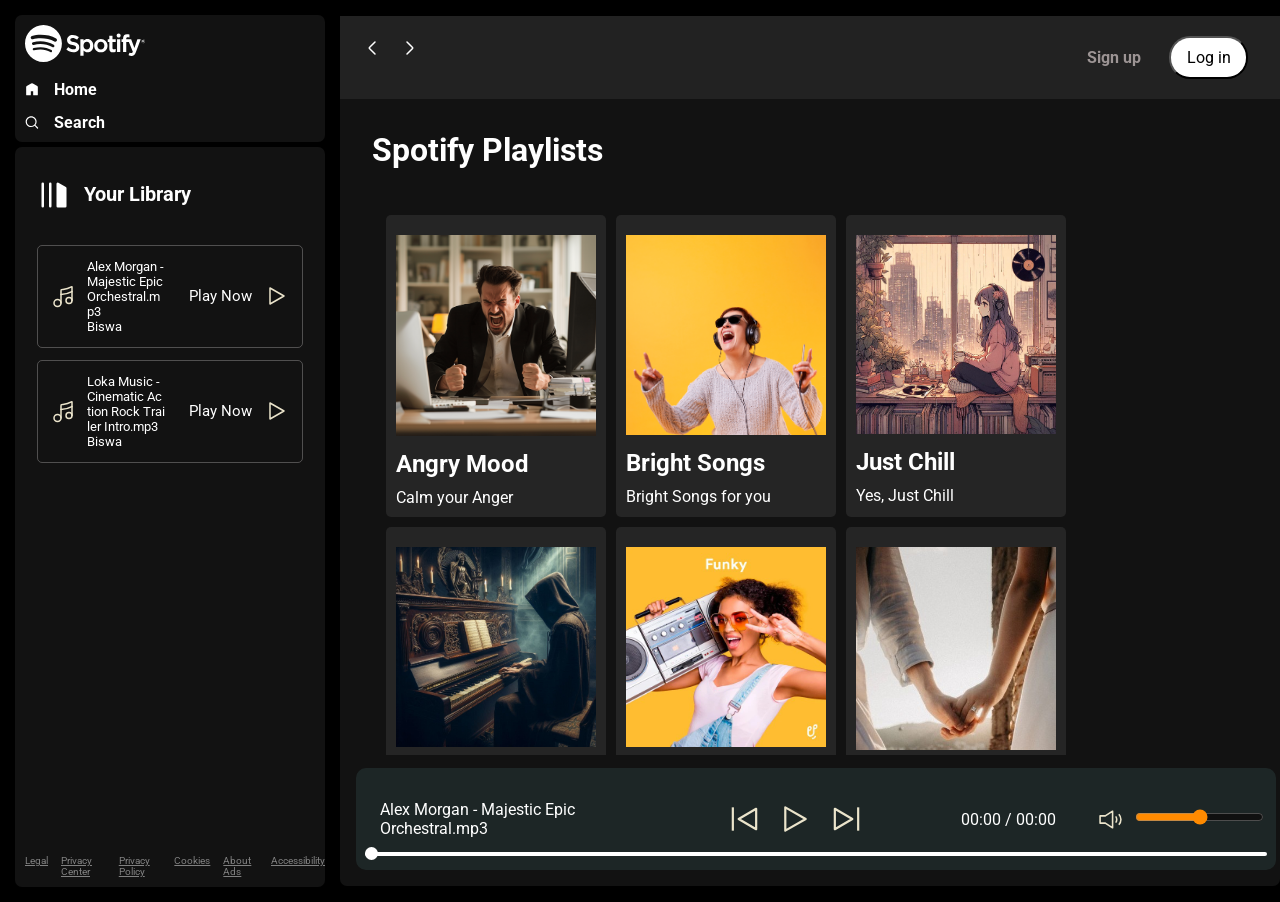
<file: index.html>
<!DOCTYPE html>
<html lang="en">

<head>
    <meta charset="UTF-8">
    <meta name="viewport" content="width=device-width, initial-scale=1.0">
    <link rel="stylesheet" href="css/style.css">
    <link rel="stylesheet" href="css/utility.css">
    <title>Spotify</title>
</head>

<body>
    <div class="container flex bg-black">
        <div class="left">
            <div class="close">
                <img width="30" class="invert" src="images/close.svg" alt="">
            </div>
            <div class="home bg-grey rounded m-1 p-1">
                <div class="logo"><img width="120" class="invert" src="images/logo.svg" alt="logo"></div>
                <ul>
                    <li><img class="invert" src="images/home.svg" alt="home">Home</li>
                    <li><img class="invert" src="images/search.svg" alt="search">Search</li>
                </ul>
            </div>

            <div class="library bg-grey rounded m-1 p-1">
                <div class="heading">
                    <img class="invert" src="images/playlist.svg" alt="playlist">
                    <h2>
                        Your Library
                    </h2>
                </div>
                <div class="songList">
                    <ul>

                    </ul>
                </div>
                <div class="footer">
                    <div><a href=""><span>Legal</span></a></div>
                    <div><a href=""><span>Privacy Center</span></a></div>
                    <div><a href=""><span>Privacy Policy</span></a></div>
                    <div><a href=""><span>Cookies</span></a></div>
                    <div><a href=""><span>About Ads</span></a></div>
                    <div><a href=""><span>Accessibility</span></a></div>
                </div>
            </div>
        </div>

        <div class="right bg-grey rounded">
            <div class="header">
                <div class="nav">
                    <div class="hamburgerContainer">
                        <img width="40" class="invert hamburger" src="images/hamburger.svg" alt="">
                        <svg width="24" height="24" viewBox="0 0 24 24" fill="none" xmlns="http://www.w3.org/2000/svg">
                            <path
                                d="M15 6L9.70711 11.2929C9.37377 11.6262 9.20711 11.7929 9.20711 12C9.20711 12.2071 9.37377 12.3738 9.70711 12.7071L15 18"
                                stroke="#ffffff" stroke-width="1.5" stroke-linecap="round" stroke-linejoin="round" />
                        </svg>
                        <svg width="24" height="24" viewBox="0 0 24 24" fill="none" xmlns="http://www.w3.org/2000/svg">
                            <path
                                d="M9 18L14.2929 12.7071C14.6262 12.3738 14.7929 12.2071 14.7929 12C14.7929 11.7929 14.6262 11.6262 14.2929 11.2929L9 6"
                                stroke="#ffffff" stroke-width="1.5" stroke-linecap="round" stroke-linejoin="round" />
                        </svg>
                    </div>
                </div>
                <div class="buttons">
                    <button class="signup-btn">Sign up</button>
                    <button class="login-btn">Log in</button>
                </div>
            </div>
            <div class="spotifyPlaylists">
                <h1>Spotify Playlists</h1>
                <div class="cardContainer"> </div>
                <div class="playbar">
                    <div class="seekbar">
                        <div class="circle">

                        </div>
                    </div>
                    <div class="abovebar">

                        <div class="songinfo">

                        </div>
                        <div class="songbuttons">
                            <img width="35" id="previous" src="images/prevsong.svg" alt="">
                            <img width="35" id="play" src="images/play.svg" alt="">
                            <img width="35" id="next" src="images/nextsong.svg" alt="">
                        </div>
                        <div class="timevol">

                            <div class="songtime">

                            </div>
                            <div class="volume">
                                <img width="25" src="images/volume.svg" alt="">
                                <div class="range">
                                    <input type="range" name="volume" id="">
                                </div>
                            </div>
                        </div>
                    </div>
                </div>
            </div>
        </div>
    </div>
    <script src="js/script.js"></script>
</body>

</html>
</file>
<file: css/style.css>
@import url('https://fonts.googleapis.com/css2?family=Lato:wght@700&family=Roboto:ital,wght@0,100;0,300;0,400;0,500;0,700;0,900;1,100;1,300;1,400;1,500;1,700;1,900&display=swap');

:root {
    --a: 0;
}

* {
    margin: 0;
    padding: 0;
    font-family: 'Roboto', sans-serif;
}

.close {
    display: none;
}

body {
    background-color: black;
    color: white;
}

.left {
    width: 25vw;
    padding: 10px;
}

.right {
    width: 75vw;
}

.home ul li {
    display: flex;
    gap: 15px;
    width: 14px;
    list-style: none;
    padding-top: 14px;
    font-weight: bold;
}

.heading {
    display: flex;
    gap: 15px;
    width: 100%;
    padding-top: 14px;
    padding: 23px 14px;
    font-weight: bold;
    align-items: center;
    font-size: 13px;
}

.heading img {
    width: 30px;
}

.library {
    min-height: 80vh;
    position: relative;
}

.footer {
    display: flex;
    font-size: 10px;
    color: grey;
    gap: 13px;
    position: absolute;
    bottom: 0;
    padding: 10px 0;
}

.footer a {
    color: grey;
}

.right {
    margin: 16px 0;
    position: relative;
}

.header {
    display: flex;
    justify-content: space-between;
    background-color: rgb(34, 34, 34);
}

.header>* {
    padding: 20px;
}

.spotifyPlaylists {
    padding: 16px;
}

.spotifyPlaylists h1 {
    padding: 16px;
}

.cardContainer {
    margin: 30px;
    display: flex;
    gap: 10px;
    flex-wrap: wrap;
    overflow-y: auto;
    max-height: 60vh;
}

.card {
    width: 200px;
    padding: 10px;
    border-radius: 5px;
    background-color: #252525;
    position: relative;
    transition: all .9s;
}

.card:hover {
    background-color: rgb(105, 103, 103);
    cursor: pointer;
    --a: 1;
}

.card>* {
    padding-top: 10px;
}

.card img {
    width: 100%;
    object-fit: contain;
}

.play {
    width: 28px;
    height: 28px;
    background-color: #1fdf64;
    border-radius: 50%;
    padding: 4px;
    display: flex;
    align-items: center;
    justify-content: center;
    position: absolute;
    /* top: 168px; */
    bottom: 88px;
    right: 17px;
    opacity: var(--a);
    transition: all 1s ease-out;
}

.buttons>* {
    margin: 0 12px;
}

.signup-btn {
    background-color: rgb(34, 34, 34);
    color: rgb(156, 148, 148);
    font-weight: bold;
    border: none;
    outline: none;
    cursor: pointer;
    font-size: 16px;
}

.signup-btn:hover {
    font-size: 17px;
    color: white;
}

.login-btn {
    background-color: white;
    border-radius: 21px;
    color: black;
    padding: 10px;
    width: 79px;
    font-size: 16px;
    cursor: pointer;
}

.login-btn:hover {
    font-weight: bold;
    font-size: 17px;
}

.playbar {
    display: flex;
    justify-content: center;
    align-items: center;
    position: fixed;
    bottom: 30px;
    filter: invert(1);
    background: #e2d9d9;
    border-radius: 10px;
    width: 90%;
    padding: 12px;
    width: 70vw;
    min-height: 40px;
}

.songbuttons {
    display: flex;
    justify-content: center;
    gap: 16px;
}

.songList {
    height: 544px;
    overflow: auto;
    margin-bottom: 44px;
}

.hamburger {
    display: none;
    cursor: pointer;
}

.hamburgerContainer {
    display: flex;
    justify-content: center;
    align-items: center;
    gap: 14px;
}

.songList ul {
    padding: 0 12px;
}

.songList ul li {
    list-style-type: decimal;
    display: flex;
    justify-content: space-between;
    gap: 12px;
    cursor: pointer;
    padding: 12px 0;
    border: 1px solid rgba(146, 143, 143, 0.491);
    margin: 12px 0;
    padding: 13px;
    border-radius: 5px;
}

.songList .info {
    font-size: 13px;
    width: 344px;
}

.info div {
    word-break: break-all;
}

.playnow {
    display: flex;
    justify-content: center;
    align-items: center;
}

.playnow span {
    font-size: 15px;
    width: 64px;
    padding: 12px;
}

.seekbar {
    height: 4px;
    width: 98%;
    background: black;
    border-radius: 10px;
    position: absolute;
    bottom: 8px;
    margin: 6px;
    cursor: pointer;
}

.circle {
    height: 13px;
    width: 13px;
    border-radius: 13px;
    background-color: black;
    position: relative;
    bottom: 5px;
    left: 0%;
    transition: left 0.5s;
}

.songbuttons img {
    cursor: pointer;
}

.timevol {
    display: flex;
    justify-content: space-evenly;
    align-items: center;
}

.songinfo {
    width: 250px;
    color: black;
    padding: 0 12px;
}

.songtime {
    width: 125px;
    color: black;
    padding: 0 12px;
}

.volume {
    display: flex;
    justify-content: center;
    align-items: center;
    gap: 12px;
    cursor: pointer;
}

.range input {
    cursor: pointer;
}

.abovebar {
    display: flex;
    justify-content: space-between;
    margin: 20px 0;
    width: 100%;
}

@media (max-width: 1200px) {
    .left {
        position: absolute;
        left: -130%;
        transition: all .3s;
        z-index: 1;
        width: 373px;
        background-color: black;
        padding: 0;
        height: 100vh;
        position: fixed;
        top: 0;
    }

    .songinfo,
    .songtime {
        width: auto;
    }

    .left .close {
        position: absolute;
        right: 30px;
        top: 25px;
        width: 30px;
    }

    .timevol {
        display: flex;
        justify-content: space-evenly;
        align-items: center;
        flex-direction: column;
        gap: 13px;
    }

    .right {
        width: 100vw;
    }

    .playbar {
        width: calc(100vw - 75px);
    }

    .seekbar {
        width: calc(100vw - 120px);
    }

    .hamburger {
        display: block;
    }

    .right {
        margin: 0;
    }

    .card {
        width: 55vw;
    }

    .cardContainer {
        margin: 0;
        justify-content: center;
    }

    .close {
        display: block;
    }

    .abovebar {
        flex-direction: column;
        gap: 23px;
        align-items: center;
    }

    .cardContainer {
        max-height: unset;
        overflow-y: unset;
        margin-bottom: 35vh;
    }

    .playbar {
        right: 25px;
    }
}

@media (max-width: 500px) {
    .card {
        width: 100%;
    }

    .header>* {
        padding: 2px;
    }

    .buttons>* {
        margin: 0 6px;
    }

    .header {
        padding: 7px;
    }

    .spotifyPlaylists h1 {
        padding: 4px;
    }

    .library {
        height: 85vh;
    }

    .left {
        width: 100vw;
    }
}
</file>
<file: css/utility.css>
.border {
    border: 2px solid red;
    margin: 3px;
}

.flex {
    display: flex;
}

.justify-center {
    justify-content: center;
}

.items-center {
    align-items: center;
}

.bg-black {
    background-color: black;
    color: white;
}

.invert {
    filter: invert(1);
}

.bg-grey {
    background-color: #121212;
}

.rounded {
    border-radius: 7px;
}

.m-1 {
    margin: 5px;
}

.p-1 {
    padding: 10px;
}


/* For Webkit browsers (e.g., Chrome, Safari) */
::-webkit-scrollbar {
    width: 12px;
}

::-webkit-scrollbar-thumb {
    background-color: #333;     /* Dark color for the thumb */
    border-radius: 6px;
}

::-webkit-scrollbar-track {
    background-color: #222;     /* Dark color for the track */
}

/* For Firefox */
scrollbar-color: #333 #222;     /* Dark color for the thumb and track in Fi
</file>
